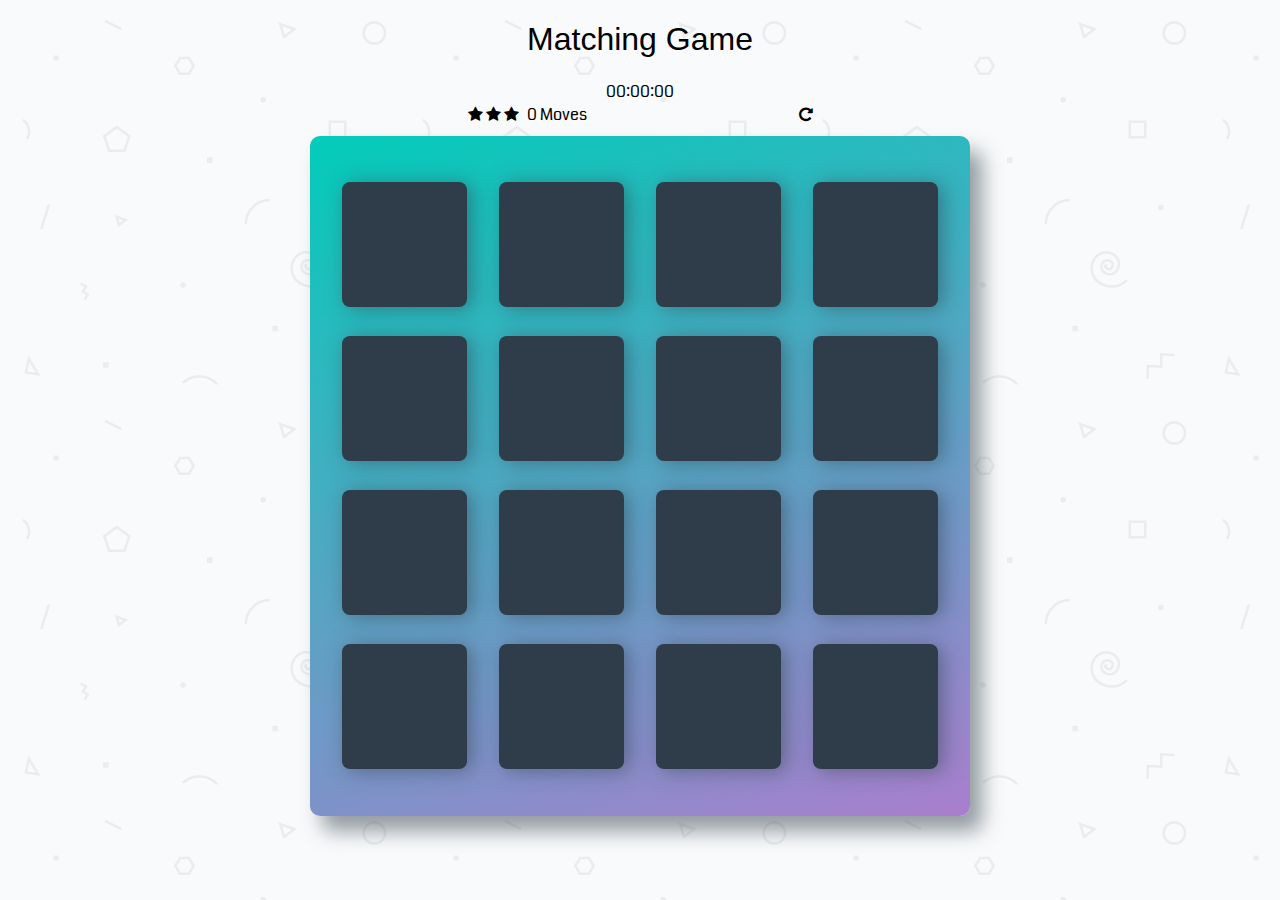
<file: project2/index.html>
<!doctype html>
<html lang="en">
<head>
    <meta charset="utf-8">
    <title>Matching Game</title>
    <meta name="description" content="">
    <link rel="stylesheet prefetch" href="https://maxcdn.bootstrapcdn.com/font-awesome/4.6.1/css/font-awesome.min.css">
    <link rel="stylesheet prefetch" href="https://fonts.googleapis.com/css?family=Coda">
    <link rel="stylesheet" href="css/app.css">
</head>
<body>

    <div class="container">
        <header>
            <h1>Matching Game</h1>
        </header>
        <div class="timer-container">
          <div class="timer-time">00:00:00</div>
        </div>
        <section class="score-panel">
        	<ul class="stars">
            <li class="star"><i class="fa fa-star"></i></li>
            <li class="star"><i class="fa fa-star"></i></li>
            <li class="star"><i class="fa fa-star"></i></li>
        	</ul>

        	<span class="moves">0</span> Moves

            <div class="restart">
        		<i class="fa fa-repeat"></i>
        	</div>
        </section>

        <ul class="deck">
        </ul>
    </div>

    <div class="modal">
      <div class="modal-content">
        <span class="close">&times;</span>
        <h3 class=modal-content-header">Congratulations!</h3>
        <p>You Win!</p>
        <div class="endgame-stats">
          <div class="score-panel">
            <ul class="stars">
              <li class="star"><i class="fa fa-star"></i></li>
              <li class="star"><i class="fa fa-star"></i></li>
              <li class="star"><i class="fa fa-star"></i></li>
            </ul>
            <span class="modal-moves">0</span> Moves
            <div class="total-time">
              <p>Total Time Place Holder</p>
            </div>
          </div>
        </div>
        <div class="btn-play restart">Play Again</div>
      </div>
    </div>

    <script src="js/app.js"></script>
</body>
</html>
</file>
<file: project2/css/app.css>
html {
    box-sizing: border-box;
}

*,
*::before,
*::after {
    box-sizing: inherit;
}

html,
body {
    width: 100%;
    height: 100%;
    margin: 0;
    padding: 0;
}

body {
    background: #ffffff url('../img/geometry2.png'); /* Background pattern from Subtle Patterns */
    font-family: 'Coda', cursive;
}

.container {
    display: flex;
    justify-content: center;
    align-items: center;
    flex-direction: column;
}

h1 {
    font-family: 'Open Sans', sans-serif;
    font-weight: 300;
}

/*
 * Styles for the deck of cards
 */

.deck {
    width: 660px;
    min-height: 680px;
    background: linear-gradient(160deg, #02ccba 0%, #aa7ecd 100%);
    padding: 32px;
    border-radius: 10px;
    box-shadow: 12px 15px 20px 0 rgba(46, 61, 73, 0.5);
    display: flex;
    flex-wrap: wrap;
    justify-content: space-between;
    align-items: center;
    margin: 0 0 3em;
}

.deck .card {
    height: 125px;
    width: 125px;
    background: #2e3d49;
    font-size: 0;
    color: #ffffff;
    border-radius: 8px;
    cursor: pointer;
    display: flex;
    justify-content: center;
    align-items: center;
    box-shadow: 5px 2px 20px 0 rgba(46, 61, 73, 0.5);
}

.deck .card.open {
    transform: rotateY(0);
    background: #02b3e4;
    cursor: default;
}

.deck .card.show {
    font-size: 33px;
}

.deck .card.match {
    cursor: default;
    background: #02ccba;
    font-size: 33px;
}

/*
 * Styles for the Score Panel
 */

.score-panel {
    text-align: left;
    width: 345px;
    margin-bottom: 10px;
}

.score-panel .stars {
    margin: 0;
    padding: 0;
    display: inline-block;
    margin: 0 5px 0 0;
}

.score-panel .stars li {
    list-style: none;
    display: inline-block;
}

.score-panel .restart {
    float: right;
    cursor: pointer;
}

/*
 * Styles for the Modal
 */

.modal {
  display: none;
  position: fixed;
  z-index: 1;
  padding-top: 10em;
  left: 0;
  top: 0;
  width: 100%;
  height: 100%;
  overflow: auto;
  background-color: rgb(0,0,0);
  background-color: rgba(0,0,0,0.4);
}

.display-endgame {
  display: block;
}

.modal-content {
  background-color: #fefefe;
  margin: auto;
  padding: 20px;
  text-align: center;
  border: 5px solid #000000;
  border-radius: 10px;
  width: 60%;
}

.endgame-stats {
  text-align: center;
}

.endgame-stats .score-panel {
  margin: auto;
  text-align: center;

}

.close {
  color: #aaaaaa;
  float: right;
  font-size: 28px;
  font-weight: bold;
}

.close:hover,
.close:focus {
  color: #000;
  text-decoration: none;
  cursor: pointer;
}

.btn-play {
  border-radius:8px;
  display:inline-block;
  cursor:pointer;
  color:#ffffff;
  background-color:#408c99;
  font-family: Arial;
  font-size:20px;
  font-weight:bold;
  padding:13px 32px;
  text-decoration:none;
  text-shadow:0px 1px 0px #3d768a;
}
.btn-play:hover {
  box-shadow: 5px 10px 18px #888888 ;
}
.btn-play:active {
	position:relative;
	top:1px;
}
</file>
